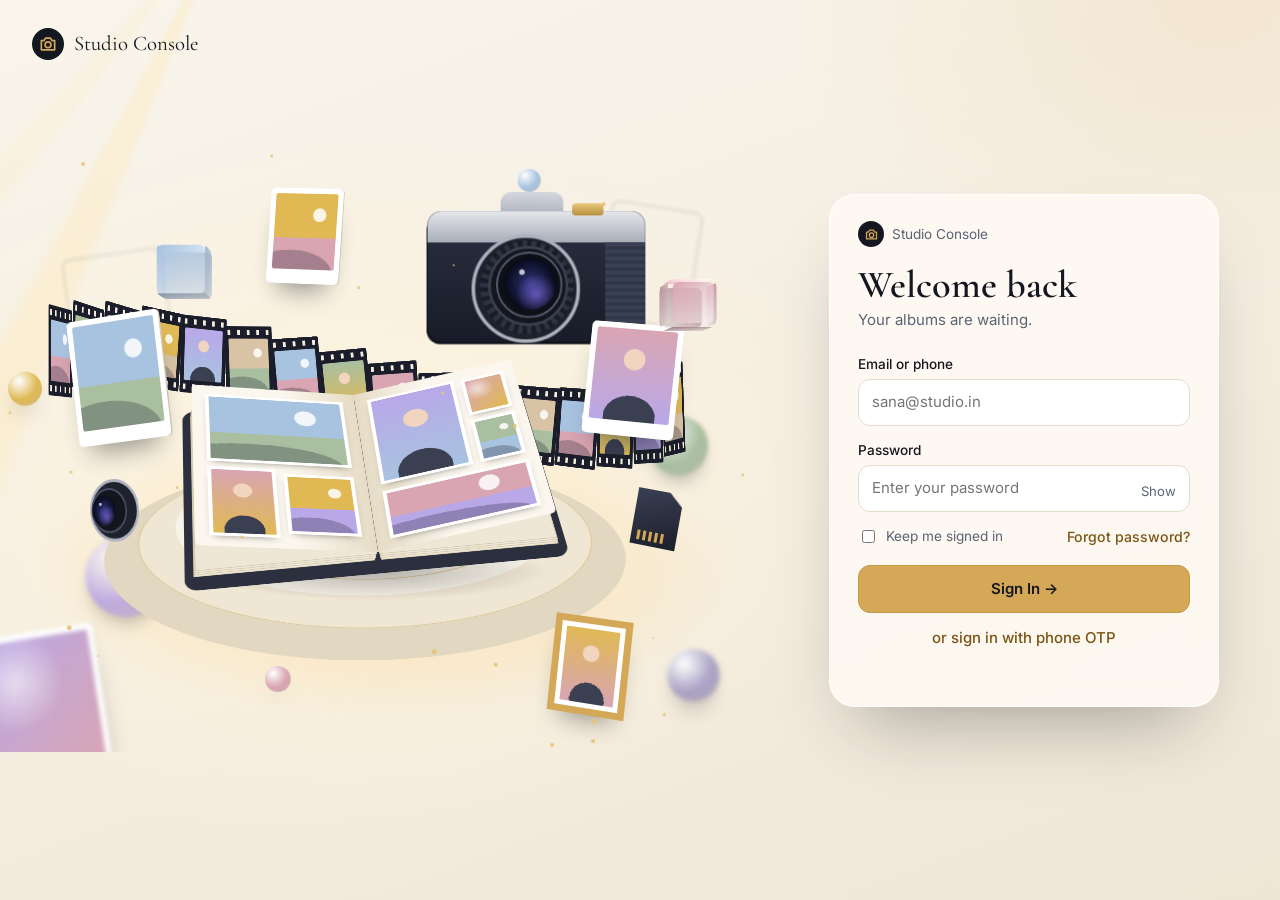
<file: login.html>
<!DOCTYPE html>
<html lang="en">
<head>
<meta charset="utf-8">
<meta name="viewport" content="width=device-width, initial-scale=1, viewport-fit=cover">
<title>Sign in | Studio Console</title>

<!-- Google Fonts -->
<link rel="preconnect" href="https://fonts.googleapis.com">
<link rel="preconnect" href="https://fonts.gstatic.com" crossorigin>
<link href="https://fonts.googleapis.com/css2?family=Cormorant+Garamond:wght@600&family=Inter:wght@400;500;600&display=swap" rel="stylesheet">

<style>
:root {
  --bg: #F6F2EA;
  --ink: #14171F;
  --muted: #5B6474;
  --gold: #D4A857;
  --line: #E3DCCD;
  --s: 1;
  box-sizing: border-box;
}
*, *::before, *::after { box-sizing: inherit; }

html, body { height: 100%; margin: 0; }
body {
  background: radial-gradient(900px 600px at 28% 55%, #FFF4DC 0, transparent 60%),
              radial-gradient(700px 500px at 95% 0, #F3E6D2 0, transparent 60%),
              linear-gradient(160deg, #F9F5EC, #EFE6D6);
  color: var(--ink);
  font: 15px/1.5 Inter, system-ui, sans-serif;
  overflow-x: hidden;
}

.page::before {
  content: "";
  position: absolute;
  inset: 0;
  pointer-events: none;
  background: conic-gradient(from 195deg at 18% -10%, transparent 0 6deg, rgba(255,226,160,.25) 8deg 12deg, transparent 14deg 22deg, rgba(255,226,160,.15) 24deg 27deg, transparent 29deg);
}

.page {
  min-height: 100vh;
  display: grid;
  grid-template-columns: 3fr 2fr;
  align-items: center;
  position: relative;
  padding: env(safe-area-inset-top,0) 0 env(safe-area-inset-bottom,0);
}

.logo {
  position: absolute;
  left: 32px;
  top: 28px;
  display: flex;
  align-items: center;
  gap: 10px;
  z-index: 3;
  animation: rise .8s cubic-bezier(.2,.7,.2,1) both;
}

.mark {
  width: 32px;
  height: 32px;
  border-radius: 50%;
  background: #14171F;
  display: grid;
  place-items: center;
  overflow: hidden;
}
.mark svg { width: 20px; height: 20px; }
.name { font-family: "Cormorant Garamond", Georgia, serif; font-size: 1.3rem; line-height: 1; }

/* ---------- 3D Scene Styling ---------- */
#sw { position: relative; height: calc(660px * var(--s)); overflow: hidden; }
.scene {
  position: absolute;
  left: 50%;
  top: 0;
  width: 840px;
  height: 660px;
  margin-left: -420px;
  transform: scale(var(--s));
  transform-origin: top center;
  perspective: 1400px;
  --k: 1;
}

.o { position: absolute; transform-style: preserve-3d; }
.ent { animation: enter 1.2s cubic-bezier(.2,.7,.2,1) both; animation-delay: var(--dl,0s); }
@keyframes enter {
  from { opacity: 0; transform: translate3d(var(--ex,0), var(--ey,0), 0) scale(.92); }
  to { opacity: 1; transform: none; }
}

.par {
  width: 100%;
  height: 100%;
  transform-style: preserve-3d;
  will-change: transform;
  transform: translate3d(calc(var(--mx,0) * var(--d,1) * var(--k) * 26px), calc(var(--my,0) * var(--d,1) * var(--k) * 18px), var(--z,0px))
             rotateY(calc(var(--mx,0) * var(--d,1) * var(--k) * 6deg))
             rotateX(calc(var(--my,0) * var(--d,1) * var(--k) * -5deg));
}

.fl {
  width: 100%;
  height: 100%;
  transform-style: preserve-3d;
  animation: float var(--t,8s) ease-in-out infinite alternate;
  animation-delay: var(--dl2,0s);
}
@keyframes float {
  from { transform: translate3d(0,-8px,0) rotateY(-4deg) rotateX(1deg); }
  to { transform: translate3d(0,8px,0) rotateY(4deg) rotateX(-1deg); }
}

.fl.dr { animation-name: drift; }
@keyframes drift {
  0% { transform: translate3d(-14px,-10px,0); }
  50% { transform: translate3d(12px,14px,0); }
  100% { transform: translate3d(-6px,-18px,0); }
}

.hv { width: 100%; height: 100%; position: relative; transform-style: preserve-3d; transition: transform .7s cubic-bezier(.2,.7,.2,1); }
.bl .hv { filter: blur(var(--bl,2px)); }
.cam:hover .hv { transform: translateZ(60px) rotateY(-8deg) scale(1.04); }
.alb:hover .hv { transform: translate3d(0,-14px,30px); }
.card3:hover .hv { transform: scale(1.07) translateZ(20px); }

/* Pedestal */
.ped { position: relative; width: 560px; height: 560px; transform: rotateX(72deg); transform-style: preserve-3d; }
.ped i { position: absolute; border-radius: 50%; }
.ped i:nth-child(1) { inset: 0; background: #E2D7C0; }
.ped i:nth-child(2) { inset: 36px; background: #EFE6D3; border: 1px solid rgba(212,168,87,.55); transform: translateZ(14px); }
.ped i:nth-child(3) { inset: 76px; background: #F8F3E8; transform: translateZ(28px); }
.ped i:nth-child(4) { inset: 110px; border: 2px solid rgba(212,168,87,.5); transform: translateZ(29px); animation: glw 6s ease-in-out infinite alternate; }
@keyframes glw { from { opacity: .3; } to { opacity: .95; } }

.glow { width: 780px; height: 330px; border-radius: 50%; background: radial-gradient(closest-side, rgba(255,206,120,.5), transparent); }
.shd { width: 380px; height: 64px; border-radius: 50%; background: radial-gradient(closest-side, rgba(20,23,31,.3), transparent); }

/* Album */
.ain { position: relative; width: 360px; height: 236px; transform: rotateX(46deg) rotateZ(-7deg); transform-style: preserve-3d; }
.cvr { position: absolute; inset: -12px -12px -14px; background: #2B2F3E; border-radius: 14px; transform: translateZ(-16px); }
.pe { position: absolute; top: 0; width: 180px; height: 236px; background: #EFE7D6; border: 1px solid #D4C8AE; }
.pg { position: absolute; top: 0; width: 180px; height: 236px; }
.pg.l { left: 0; background: linear-gradient(90deg, #FBF7EE 55%, #E6DCC6); border-radius: 6px 0 0 6px; transform: rotateY(11deg); transform-origin: right center; }
.pg.r { left: 180px; background: linear-gradient(270deg, #FBF7EE 55%, #E6DCC6); border-radius: 0 6px 6px 0; transform: rotateY(-11deg); transform-origin: left center; }
.pt { position: absolute; background: #fff; padding: 4px; box-shadow: 0 5px 9px -5px rgba(0,0,0,.4); }
.pt i, .fpf i { display: block; width: 100%; height: 100%; }

/* Camera */
.cm { position: relative; width: 250px; height: 150px; transform-style: preserve-3d; animation: camrot 14s ease-in-out infinite alternate; }
@keyframes camrot { from { transform: rotateY(-20deg) rotateX(4deg); } to { transform: rotateY(8deg) rotateX(-2deg); } }
.cm > div { position: absolute; }
.cmk { inset: 0; border-radius: 16px; background: #0F121A; transform: translateZ(-34px); }
.cmb { inset: 0; border-radius: 16px; background: linear-gradient(180deg, #2B3042, #191C28); }
.cmt { left: 0; right: 0; top: 0; height: 36px; border-radius: 16px 16px 0 0; background: linear-gradient(180deg, #E6E8ED, #A8ADB8); }
.cmp { left: 84px; top: -22px; width: 72px; height: 30px; border-radius: 12px 12px 0 0; background: linear-gradient(180deg, #D5D8DF, #A8ADB8); }
.cmd { right: 48px; top: -9px; width: 36px; height: 14px; border-radius: 4px; background: linear-gradient(180deg, #E8C879, #B8903F); }
.cmg { right: 0; top: 36px; bottom: 0; width: 46px; border-radius: 0 0 16px 0; background: repeating-linear-gradient(180deg, #3A4054 0 5px, #2E3345 5px 8px); }
.lns { left: 50px; top: 28px; width: 124px; height: 124px; transform-style: preserve-3d; }
.gl { position: absolute; left: 50%; top: 50%; width: 58px; height: 58px; margin: -29px 0 0 -29px; border-radius: 50%; background: linear-gradient(120deg, transparent 35%, rgba(255,255,255,.6) 48%, transparent 60%); animation: gl 5s ease-in-out infinite alternate; }
@keyframes gl { from { opacity: .1; transform: translateZ(56px) rotate(0); } to { opacity: .9; transform: translateZ(56px) rotate(40deg); } }

/* Film Strip */
.sr { position: absolute; left: 0; top: 0; transform-style: preserve-3d; animation: wave 12s ease-in-out infinite alternate; }
@keyframes wave { from { transform: rotateY(-9deg) translate3d(-16px,-6px,0); } to { transform: rotateY(9deg) translate3d(16px,8px,0); } }
.fs { position: absolute; left: -35px; top: -52px; width: 70px; height: 104px; background: #1B1E2A; border-radius: 3px; }
.fs::before, .fs::after { content: ""; position: absolute; left: 0; right: 0; height: 7px; background: repeating-linear-gradient(90deg, transparent 0 5px, #F3EDE0 5px 9px, transparent 9px 14px); }
.fs::before { top: 5px; } .fs::after { bottom: 5px; }
.fs b { position: absolute; inset: 17px 6px; border-radius: 2px; overflow: hidden; }
.fs b i { display: block; width: 100%; height: 100%; }

/* Polaroid cards & small objects */
.fp { position: relative; width: 100%; height: 100%; transform-style: preserve-3d; transform: rotateY(-14deg) rotateZ(var(--r,-5deg)); }
.fpb { position: absolute; inset: 0; background: #D8CFBB; border-radius: 5px; transform: translateZ(-4px); }
.fpf { position: absolute; inset: 0; background: #fff; border-radius: 5px; padding: 6px 6px 16px; box-shadow: 0 20px 28px -14px rgba(20,23,31,.45); }
.fpf i { border-radius: 2px; }

.sd { width: 46px; height: 58px; background: linear-gradient(160deg, #3A4054, #1B1E2A); clip-path: polygon(0 0, 70% 0, 100% 22%, 100% 100%, 0 100%); position: relative; transform: rotateY(-20deg) rotateZ(10deg); }
.sd::after { content: ""; position: absolute; left: 6px; right: 10px; bottom: 5px; height: 10px; background: repeating-linear-gradient(90deg, #D4A857 0 3px, transparent 3px 6px); }

.pfr { width: 100%; height: 100%; border: 7px solid #D4A857; background: #fff; padding: 5px; transform: rotateY(-16deg) rotateZ(6deg); box-shadow: 0 16px 24px -12px rgba(20,23,31,.4); }
.pfr i { display: block; width: 100%; height: 100%; }

.ghost { width: 100%; height: 100%; border: 2px solid rgba(20,23,31,.14); border-radius: 10px; transform: rotateZ(-8deg); }
.cube { position: relative; width: 100%; height: 100%; transform-style: preserve-3d; animation: spin 34s linear infinite; }
@keyframes spin { from { transform: rotateX(-22deg) rotateY(0); } to { transform: rotateX(-22deg) rotateY(360deg); } }
.cube div { position: absolute; inset: 0; border-radius: 6px; }

.orb { width: 100%; height: 100%; border-radius: 50%; box-shadow: 0 14px 22px -10px rgba(20,23,31,.35); }
.pc { position: absolute; border-radius: 50%; background: #E8C479; animation: tw 4s ease-in-out infinite alternate; }
@keyframes tw { from { opacity: .1; } to { opacity: .9; } }

/* ---------- Right Side: Login Card ---------- */
.right { display: grid; place-items: center; padding: 32px; perspective: 1000px; }
.card {
  width: 100%;
  max-width: 390px;
  background: rgba(255,252,246,.78);
  backdrop-filter: blur(14px);
  -webkit-backdrop-filter: blur(14px);
  border: 1px solid rgba(255,255,255,.95);
  border-radius: 26px;
  padding: 26px 28px;
  box-shadow: 0 40px 70px -30px rgba(20,23,31,.35);
  animation: cardin 1s cubic-bezier(.2,.7,.2,1) 1.1s both;
  will-change: transform;
}
@keyframes cardin { from { opacity: 0; translate: 0 26px; } to { opacity: 1; translate: 0 0; } }

.brand { display: flex; align-items: center; gap: 8px; color: var(--muted); font-size: .85rem; margin-bottom: 18px; }
.brand .mark { width: 26px; height: 26px; } .brand .mark svg { width: 15px; height: 15px; }

h1 { font-family: "Cormorant Garamond", Georgia, serif; font-size: 2.4rem; line-height: 1.05; margin: 0 0 4px; font-weight: 600; }
.sub { color: var(--muted); margin: 0 0 22px; }

label { display: block; font-size: .85rem; font-weight: 500; margin: 0 0 5px; }
.lbl-row { display: flex; justify-content: space-between; align-items: center; margin-bottom: 5px; }
.lbl-row label { margin-bottom: 0; }

.fld { margin-bottom: 14px; position: relative; }
input[type=text], input[type=password] {
  width: 100%;
  font: inherit;
  color: var(--ink);
  background: #fff;
  border: 1px solid var(--line);
  border-radius: 12px;
  padding: 11px 13px;
  transition: border-color .25s, box-shadow .25s;
}
input:focus { outline: none; border-color: var(--gold); box-shadow: 0 0 0 4px rgba(212,168,87,.22); }

.eye { position: absolute; right: 8px; bottom: 6px; background: none; border: 0; color: var(--muted); font: inherit; font-size: .82rem; padding: 4px 6px; cursor: pointer; }

.row { display: flex; justify-content: space-between; align-items: center; gap: 10px; margin: 2px 0 18px; font-size: .88rem; }
.row label { display: flex; gap: 8px; align-items: center; margin: 0; font-weight: 400; color: var(--muted); }

.lnk { background: none; border: 0; padding: 0; font: inherit; color: #7A5514; cursor: pointer; font-weight: 500; }
.lnk:hover { text-decoration: underline; }

.cta {
  width: 100%;
  font: inherit;
  font-weight: 600;
  color: var(--ink);
  background: var(--gold);
  border: 1px solid #C39A45;
  border-radius: 12px;
  padding: 12px;
  cursor: pointer;
  transition: transform .25s, box-shadow .25s;
}
.cta:hover { transform: translateY(-2px); box-shadow: 0 12px 22px -10px rgba(122,85,20,.6); }
.cta:disabled { opacity: .6; cursor: wait; transform: none; }

.msg { min-height: 1.3em; margin-top: 12px; font-size: .88rem; text-align: center; }
.msg.err { color: #D03238; } .msg.ok { color: #2E8F64; }
[hidden] { display: none !important; }

/* Responsive and Motion Rules */
.card > * { animation: rise .8s cubic-bezier(.2,.7,.2,1) backwards; animation-delay: calc(1.25s + var(--i,0) * .08s); }
.card > .cta { animation-name: risescale; }
@keyframes rise { from { opacity: 0; transform: translate3d(0,14px,0); } }
@keyframes risescale { from { opacity: 0; transform: translate3d(0,10px,0) scale(.94); } }

@media (max-width: 1100px) { .scene { --k: .5; } .opt { display: none; } }
@media (max-width: 860px) {
  .page { grid-template-columns: 1fr; align-content: start; }
  .logo { left: 18px; top: 16px; }
  #sw { height: calc(660px * var(--s)); max-height: 330px; }
  .scene { --k: 0; }
  .o:not(.keep) { display: none; }
  .right { padding: 0 16px 32px; margin-top: -10px; }
  .card { padding: 24px 22px; }
}
@media (prefers-reduced-motion: reduce) {
  .fl, .sr, .cube, .cm, .gl, .pc, .ped i, .ent, .logo, .card, .card > * { animation: none !important; }
  .hv, .cta { transition: none; }
}
</style>
</head>
<body>
<div class="page">
  <div class="logo">
    <div class="mark">
      <svg viewBox="0 0 24 24" fill="none" stroke="#D4A857" stroke-width="2" stroke-linecap="round" stroke-linejoin="round">
        <path d="M4 8h3l2-3h6l2 3h3v11H4z"/><circle cx="12" cy="13" r="3.5"/>
      </svg>
    </div>
    <span class="name">Studio Console</span>
  </div>

  <div id="sw"><div class="scene" id="scene" aria-hidden="true"></div></div>

  <div class="right">
    <form class="card" id="card" novalidate>
      <div class="brand">
        <div class="mark">
          <svg viewBox="0 0 24 24" fill="none" stroke="#D4A857" stroke-width="2" stroke-linecap="round" stroke-linejoin="round">
            <path d="M4 8h3l2-3h6l2 3h3v11H4z"/><circle cx="12" cy="13" r="3.5"/>
          </svg>
        </div>
        <span>Studio Console</span>
      </div>

      <h1>Welcome back</h1>
      <p class="sub">Your albums are waiting.</p>

      <div class="fld">
        <label for="id" id="idl">Email or phone</label>
        <input id="id" type="text" autocomplete="username" placeholder="sana@studio.in">
      </div>

      <div class="fld" id="pwBox">
        <label for="pw">Password</label>
        <input id="pw" type="password" autocomplete="current-password" placeholder="Enter your password">
        <button class="eye" type="button" id="eye" aria-label="Show password">Show</button>
      </div>

      <div class="fld" id="otpBox" hidden>
        <div class="lbl-row">
          <label for="otp">One-time code</label>
          <button class="lnk" type="button" id="sendOtp">Send OTP</button>
        </div>
        <input id="otp" type="text" inputmode="numeric" pattern="[0-9]*" maxlength="6" autocomplete="one-time-code" placeholder="6-digit code">
      </div>

      <div class="row">
        <label><input type="checkbox" id="keep"> Keep me signed in</label>
        <button class="lnk" type="button" id="forgot">Forgot password?</button>
      </div>

      <button class="cta" type="submit" id="go">Sign In &rarr;</button>

      <button class="lnk" type="button" id="toggleMode" style="display:block;margin:14px auto 0;text-align:center">or sign in with phone OTP</button>

      <div class="msg" id="msg" role="status" aria-live="polite"></div>
    </form>
  </div>
</div>

<script>
/* ===== Build the 3D scene ===== */
function O(cls, x, y, w, h, ex, ey, dl, d, t, dl2, z, inner, fx) {
  return '<div class="o ent ' + cls + '" style="left:' + x + 'px;top:' + y + 'px;width:' + w + 'px;height:' + h + 'px;--ex:' + ex + ';--ey:' + ey + ';--dl:' + dl + 's"><div class="par" style="--d:' + d + ';--z:' + z + 'px"><div class="fl ' + (fx || '') + '" style="--t:' + t + 's;--dl2:-' + dl2 + 's"><div class="hv">' + inner + '</div></div></div></div>';
}

function ph(k, a, b) {
  var s = {
    land: 'radial-gradient(circle at 72% 28%,rgba(255,255,255,.85) 0 9%,transparent 10%),radial-gradient(120% 55% at 30% 105%,rgba(30,30,50,.28) 0 55%,transparent 56%),linear-gradient(180deg,' + a + ' 0 58%,' + b + ' 58%)',
    port: 'radial-gradient(circle at 50% 33%,#F2D5BF 0 14%,transparent 15%),radial-gradient(ellipse 36% 26% at 50% 96%,#3A3F52 0 90%,transparent 91%),linear-gradient(180deg,' + a + ',' + b + ')',
    abs: 'radial-gradient(circle at 30% 30%,rgba(255,255,255,.6),transparent 40%),linear-gradient(135deg,' + a + ',' + b + ')'
  };
  return '<i style="background:' + s[k] + '"></i>';
}

function pt(x, y, w, h, k, a, b) {
  return '<div class="pt" style="left:' + x + 'px;top:' + y + 'px;width:' + w + 'px;height:' + h + 'px">' + ph(k, a, b) + '</div>';
}

function ring(d, bg, ex, z) {
  return '<div style="position:absolute;left:50%;top:50%;width:' + d + 'px;height:' + d + 'px;margin:-' + (d / 2) + 'px 0 0 -' + (d / 2) + 'px;border-radius:50%;background:' + bg + ';transform:translateZ(' + z + 'px);' + ex + '"></div>';
}

var GLASS = 'radial-gradient(circle at 34% 28%,rgba(255,255,255,.75) 0 5%,transparent 6%),radial-gradient(circle at 62% 70%,rgba(150,120,255,.6),transparent 42%),radial-gradient(circle,#2C3478,#080A18 72%)';

function fp(k, a, b, r) {
  return '<div class="fp" style="--r:' + r + 'deg"><div class="fpb"></div><div class="fpf">' + ph(k, a, b) + '</div></div>';
}

function cube(c) {
  var f = [
    ["translateZ(26px)", 1],
    ["rotateY(180deg) translateZ(26px)", 0.8],
    ["rotateY(90deg) translateZ(26px)", 0.92],
    ["rotateY(-90deg) translateZ(26px)", 0.85],
    ["rotateX(90deg) translateZ(26px)", 1.1],
    ["rotateX(-90deg) translateZ(26px)", 0.75]
  ];
  return '<div class="cube">' + f.map(function(x) {
    return '<div style="background:linear-gradient(135deg,' + c + ',rgba(255,255,255,.5));transform:' + x[0] + ';filter:brightness(' + x[1] + ')"></div>';
  }).join("") + '</div>';
}

function orb(c) {
  return '<div class="orb" style="background:radial-gradient(circle at 32% 28%,#fff,' + c + ' 55%,rgba(0,0,0,.25) 130%)"></div>';
}

var SK = ['#A8C3E0', '#A9BFA0', '#D9A5B2', '#E0B955', '#B9A8E8', '#D9C3A5'];

/* Curved film strip flowing behind the album */
var segs = '', N = 16;
for (var i = 0; i < N; i++) {
  var p = (-82 + 164 * i / (N - 1)) * Math.PI / 180, R = 360;
  segs += '<div class="fs" style="transform:translate3d(' + (R * Math.sin(p)).toFixed(1) + 'px,' + (-80 + 52 * Math.sin(p * 1.7)).toFixed(1) + 'px,' + (-R * Math.cos(p)).toFixed(1) + 'px) rotateY(' + (-p * 180 / Math.PI).toFixed(1) + 'deg) rotateZ(' + (Math.sin(i * .7) * 6).toFixed(1) + 'deg)"><b>' + ph(i % 3 === 1 ? 'port' : 'land', SK[i % 6], SK[(i + 2) % 6]) + '</b></div>';
}

/* Album */
var edges = '';
for (var j = 1; j <= 4; j++) {
  edges += '<div class="pe" style="left:' + (-j * .8) + 'px;transform:translateZ(-' + (j * 3) + 'px)"></div><div class="pe" style="left:' + (180 + j * .8) + 'px;transform:translateZ(-' + (j * 3) + 'px)"></div>';
}
var album = '<div class="ain"><div class="cvr"></div>' + edges + '<div class="pg l">' + pt(14, 14, 152, 104, 'land', '#A8C3E0', '#A9BFA0') + pt(14, 126, 70, 96, 'port', '#D9A5B2', '#E0B955') + pt(92, 132, 74, 84, 'land', '#E0B955', '#B9A8E8') + '</div><div class="pg r">' + pt(14, 14, 98, 132, 'port', '#B9A8E8', '#A8C3E0') + pt(120, 16, 48, 58, 'abs', '#D9A5B2', '#E0B955') + pt(120, 82, 48, 64, 'land', '#A9BFA0', '#A8C3E0') + pt(14, 156, 154, 66, 'land', '#D9A5B2', '#B9A8E8') + '</div></div>';

/* Camera */
var camera = '<div class="cm"><div class="cmk"></div><div class="cmp"></div><div class="cmb"></div><div class="cmt"></div><div class="cmd"></div><div class="cmg"></div><div class="lns">' + ring(124, '#1E222D', 'border:4px solid #AEB3BF', 8) + ring(106, 'repeating-conic-gradient(#1A1D27 0 6deg,#2E3342 6deg 12deg)', '', 20) + ring(90, '#14161E', 'border:3px solid #3B4152', 32) + ring(74, '#0E1018', 'border:2px solid #5A6073', 42) + ring(58, GLASS, '', 52) + '<div class="gl"></div></div></div>';
var miniLens = '<div style="position:relative;width:64px;height:64px;transform-style:preserve-3d;transform:rotateY(-28deg)">' + ring(64, '#1E222D', 'border:3px solid #AEB3BF', 0) + ring(46, '#14161E', 'border:2px solid #4A5062', 8) + ring(30, GLASS, '', 16) + '</div>';

var pc = '';
for (var q = 0; q < 22; q++) {
  var sz = 2 + Math.random() * 3;
  pc += '<span class="pc" style="left:' + (Math.random() * 820).toFixed(0) + 'px;top:' + (Math.random() * 640).toFixed(0) + 'px;width:' + sz.toFixed(1) + 'px;height:' + sz.toFixed(1) + 'px;animation-delay:-' + (Math.random() * 4).toFixed(1) + 's;animation-duration:' + (3 + Math.random() * 3).toFixed(1) + 's"></span>';
}

var S = '';
S += O('opt bl', 46, 96, 120, 150, '-60px', '0px', .1, .35, 12, 0, -120, '<div class="ghost"></div>');
S += O('opt bl', 680, 40, 110, 140, '60px', '-20px', .1, .35, 13, 3, -120, '<div class="ghost" style="transform:rotateZ(9deg)"></div>');
S += O('opt bl', 70, 430, 96, 96, '-40px', '40px', .2, .4, 14, 2, -100, orb('#B9A8E8'), 'dr');
S += O('opt bl', 730, 290, 70, 70, '40px', '30px', .2, .4, 12, 5, -100, orb('#A9BFA0'), 'dr');
S += O('keep', 30, 300, 780, 330, '0px', '40px', .2, .6, 9, 0, -30, '<div class="glow"></div>');
S += O('opt', 400, 330, 1, 1, '0px', '-40px', .9, .6, 12, 0, -40, '<div class="sr">' + segs + '</div>');
S += O('cam keep', 470, 56, 250, 150, '60px', '-50px', .55, .8, 8, 0, -70, camera);
S += O('keep', 120, 150, 560, 560, '0px', '60px', .25, .9, 10, 2, 0, '<div class="ped"><i></i><i></i><i></i><i></i></div>');
S += O('keep', 220, 430, 380, 64, '0px', '30px', .35, .9, 8, 3, 10, '<div class="shd"></div>');
S += O('alb keep', 220, 232, 360, 236, '0px', '70px', .7, 1, 7, 1, 50, album);
S += O('card3 keep', 92, 190, 104, 132, '-60px', '10px', 1.0, 1.2, 9, 1, 70, fp('land', '#A8C3E0', '#A9BFA0', -7));
S += O('card3 opt', 636, 196, 96, 120, '70px', '0px', 1.1, 1.2, 10, 4, 40, fp('port', '#D9A5B2', '#B9A8E8', 6));
S += O('card3 opt', 290, 40, 84, 106, '0px', '-50px', 1.15, .7, 11, 6, -20, fp('land', '#E0B955', '#D9A5B2', 4));
S += O('opt', 112, 360, 64, 64, '-60px', '20px', 1.2, 1.3, 8, 2, 90, miniLens);
S += O('opt', 676, 372, 46, 58, '60px', '30px', 1.25, 1.4, 9, 1, 90, '<div class="sd"></div>');
S += O('card3 opt', 590, 500, 78, 100, '50px', '50px', 1.3, 1.5, 10, 3, 100, '<div class="pfr">' + ph('port', '#E0B955', '#D9A5B2') + '</div>');
S += O('opt', 176, 110, 52, 52, '-30px', '-40px', 1.3, .9, 11, 0, 0, cube('#A8C3E0'));
S += O('opt', 730, 150, 44, 44, '40px', '-30px', 1.35, 1, 12, 0, 0, cube('#D9A5B2'));
S += O('', 44, 252, 34, 34, '-40px', '-30px', 1.4, 1.6, 11, 0, 120, orb('#E0B955'), 'dr');
S += O('opt', 560, 36, 24, 24, '0px', '-40px', 1.4, 1.3, 10, 3, 60, orb('#A8C3E0'), 'dr');
S += O('opt', 300, 548, 26, 26, '0px', '40px', 1.45, 1.6, 13, 6, 110, orb('#D9A5B2'), 'dr');
S += O('keep bl', 40, 500, 120, 150, '-60px', '50px', 1.1, 1.9, 10, 1, 200, fp('abs', '#B9A8E8', '#D9A5B2', -9));
S += O('opt bl', 690, 520, 50, 50, '40px', '40px', 1.5, 2, 14, 2, 180, orb('#A9A1C4'), 'dr');
S += O('opt', 0, 0, 840, 660, '0px', '0px', 1.5, 1.6, 8, 0, 60, pc);

document.getElementById('scene').innerHTML = S;

/* ===== Fit Scene to Column ===== */
var sw = document.getElementById('sw');
function fit() {
  document.documentElement.style.setProperty('--s', Math.min(1, sw.clientWidth / (innerWidth <= 860 ? 700 : 840)));
}
addEventListener('resize', fit);
fit();
[].forEach.call(document.querySelectorAll('#card > *'), function(el, i) { el.style.setProperty('--i', i); });

/* ===== Mouse Parallax with Spring Damping ===== */
var reduce = matchMedia('(prefers-reduced-motion: reduce)').matches;
var scene = document.getElementById('scene'), card = document.getElementById('card');
var tx = 0, ty = 0, x = 0, y = 0, vx = 0, vy = 0, run = false;

function enabled() { return !reduce && innerWidth > 860 && !matchMedia('(pointer:coarse)').matches; }
function tick() {
  vx = (vx + (tx - x) * .04) * .84;
  vy = (vy + (ty - y) * .04) * .84;
  x += vx; y += vy;
  scene.style.setProperty('--mx', x.toFixed(4));
  scene.style.setProperty('--my', y.toFixed(4));
  card.style.transform = 'rotateY(' + (x * 4).toFixed(2) + 'deg) rotateX(' + (-y * 3).toFixed(2) + 'deg)';
  if (Math.abs(tx - x) > .0005 || Math.abs(vx) > .0005 || Math.abs(ty - y) > .0005 || Math.abs(vy) > .0005) {
    requestAnimationFrame(tick);
  } else {
    run = false;
  }
}
function kick() { if (!run) { run = true; requestAnimationFrame(tick); } }
addEventListener('pointermove', function(e) {
  if (!enabled()) return;
  tx = (e.clientX / innerWidth - .5) * 2;
  ty = (e.clientY / innerHeight - .5) * 2;
  kick();
});
document.addEventListener('mouseleave', function() { tx = 0; ty = 0; kick(); });

/* ===== Form Controls & OTP Mode Switching ===== */
var $ = function(i) { return document.getElementById(i); };
var mode = 'password';
var msg = $('msg');

function say(t, k) { msg.textContent = t; msg.className = 'msg ' + (k || ''); }

$('eye').onclick = function() {
  var p = $('pw'), s = p.type === 'password';
  p.type = s ? 'text' : 'password';
  this.textContent = s ? 'Hide' : 'Show';
  this.setAttribute('aria-label', s ? 'Hide password' : 'Show password');
};

$('forgot').onclick = function() { say('Password reset link sent to your email.', 'ok'); };

$('toggleMode').onclick = function() {
  mode = (mode === 'password') ? 'otp' : 'password';
  say('');
  if (mode === 'otp') {
    $('idl').textContent = 'Phone number';
    $('id').placeholder = '98765 43210';
    $('id').autocomplete = 'tel';
    $('pwBox').hidden = true;
    $('otpBox').hidden = false;
    $('forgot').hidden = true;
    this.textContent = 'sign in with password';
    $('otp').focus();
  } else {
    $('idl').textContent = 'Email or phone';
    $('id').placeholder = 'sana@studio.in';
    $('id').autocomplete = 'username';
    $('pwBox').hidden = false;
    $('otpBox').hidden = true;
    $('forgot').hidden = false;
    this.textContent = 'or sign in with phone OTP';
    $('id').focus();
  }
};

$('sendOtp').onclick = function() {
  var phone = $('id').value.trim();
  if (!/^\+?[\d\s-]{10,14}$/.test(phone)) {
    say('Enter a valid phone number first.', 'err');
    $('id').focus();
    return;
  }
  say('Sending OTP...', '');
  sendOtp(phone).then(function(r) {
    if (r && r.ok) {
      say('OTP sent. Check your phone.', 'ok');
      $('otp').focus();
    } else {
      say(r && r.error ? r.error : 'Failed to send OTP.', 'err');
    }
  }).catch(function() {
    say('Something went wrong. Try again.', 'err');
  });
};

/* ===== Form Submission ===== */
$('card').onsubmit = function(e) {
  e.preventDefault();
  var id = $('id').value.trim();
  var password = $('pw').value;
  var otp = $('otp').value.trim();
  var keep = $('keep').checked;

  if (!id) {
    say(mode === 'otp' ? 'Enter your phone number.' : 'Enter your email or phone.', 'err');
    $('id').focus();
    return;
  }

  if (mode === 'password' && !password) {
    say('Enter your password.', 'err');
    $('pw').focus();
    return;
  }

  if (mode === 'otp' && !/^\d{6}$/.test(otp)) {
    say('Enter the 6-digit code.', 'err');
    $('otp').focus();
    return;
  }

  $('go').disabled = true;
  say('Signing in...', '');

  authenticate({ mode: mode, id: id, password: password, otp: otp, keep: keep })
    .then(function(r) {
      if (r && r.ok) {
        var session = {
          token: r.token || ('demo-token-' + Date.now()),
          user: r.user || { id: 'u1', username: id, name: 'Sana', role: 'Owner' },
          expiresAt: Date.now() + (keep ? 30 * 86400000 : 86400000)
        };
        var key = 'studio_session';
        if (keep) {
          localStorage.setItem(key, JSON.stringify(session));
          sessionStorage.removeItem(key);
        } else {
          sessionStorage.setItem(key, JSON.stringify(session));
          localStorage.removeItem(key);
        }
        say('Welcome back!', 'ok');
        setTimeout(function() { location.replace('index.html'); }, 600);
      } else {
        say(r && r.error ? r.error : 'Invalid credentials.', 'err');
        $('go').disabled = false;
      }
    })
    .catch(function() {
      say('Something went wrong. Try again.', 'err');
      $('go').disabled = false;
    });
};

/* ===== AUTH HOOKS (Backend Stubs) ===== */
function authenticate(data) {
  return new Promise(function(resolve) {
    setTimeout(function() {
      if (data.id && (data.password || data.otp)) {
        resolve({
          ok: true,
          token: 'demo-token-' + Date.now(),
          user: { id: 'u1', username: data.id, name: 'Sana', role: 'Owner' }
        });
      } else {
        resolve({ ok: false, error: 'Invalid username or password.' });
      }
    }, 700);
  });
}

function sendOtp(phone) {
  return new Promise(function(resolve) {
    setTimeout(function() {
      resolve({ ok: true });
    }, 600);
  });
}
</script>
</body>
</html>
</file>
